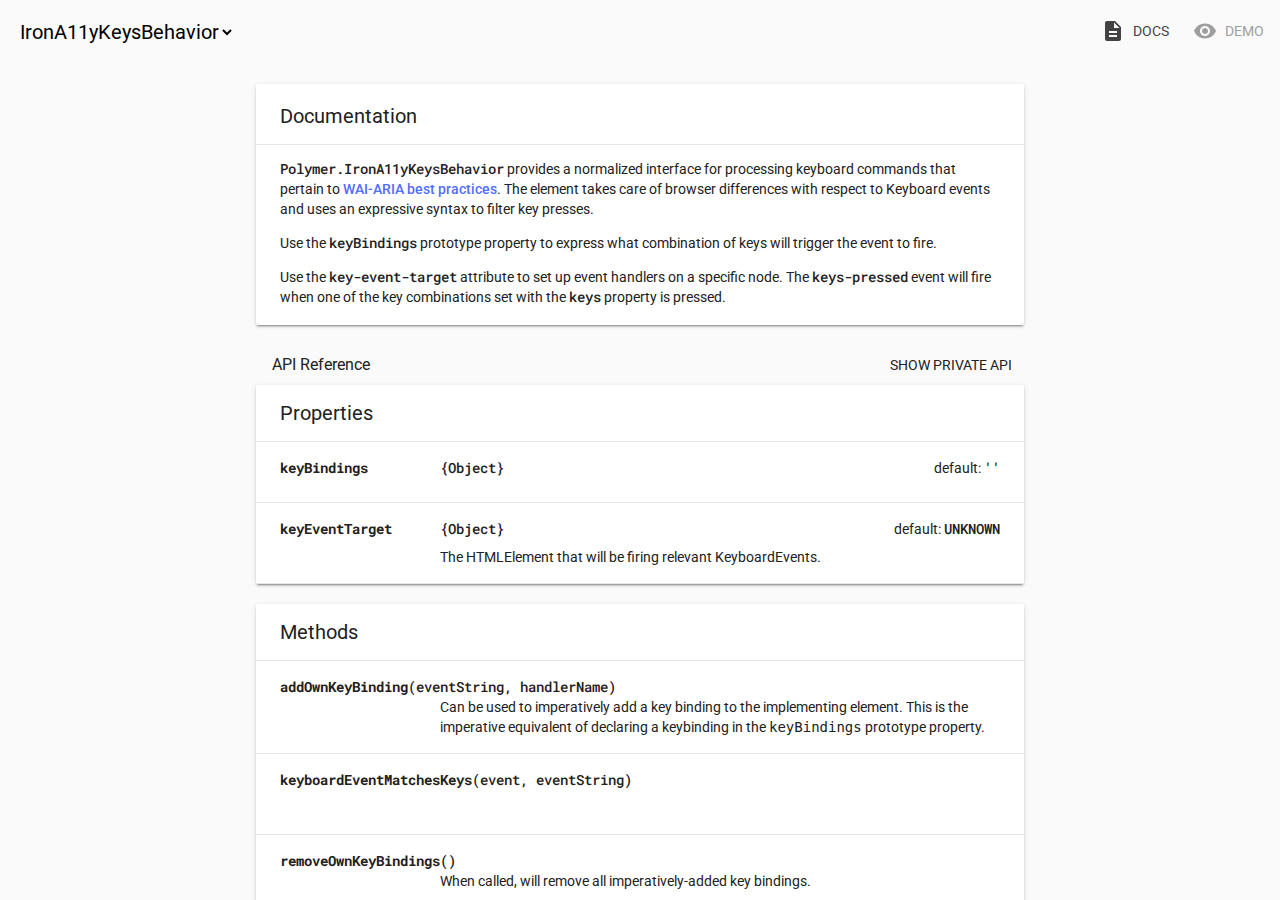
<file: components/iron-a11y-keys-behavior/index.html>
<!doctype html>
<!--
@license
Copyright (c) 2015 The Polymer Project Authors. All rights reserved.
This code may only be used under the BSD style license found at http://polymer.github.io/LICENSE
The complete set of authors may be found at http://polymer.github.io/AUTHORS
The complete set of contributors may be found at http://polymer.github.io/CONTRIBUTORS
Code distributed by Google as part of the polymer project is also
subject to an additional IP rights grant found at http://polymer.github.io/PATENTS
-->
<html>
<head>

  <title>iron-a11y-keys-behavior</title>
  <script src="../webcomponentsjs/webcomponents-lite.js"></script>
  <link rel="import" href="../iron-component-page/iron-component-page.html">

</head>
<body>

  <iron-component-page></iron-component-page>

</body>
</html>
</file>
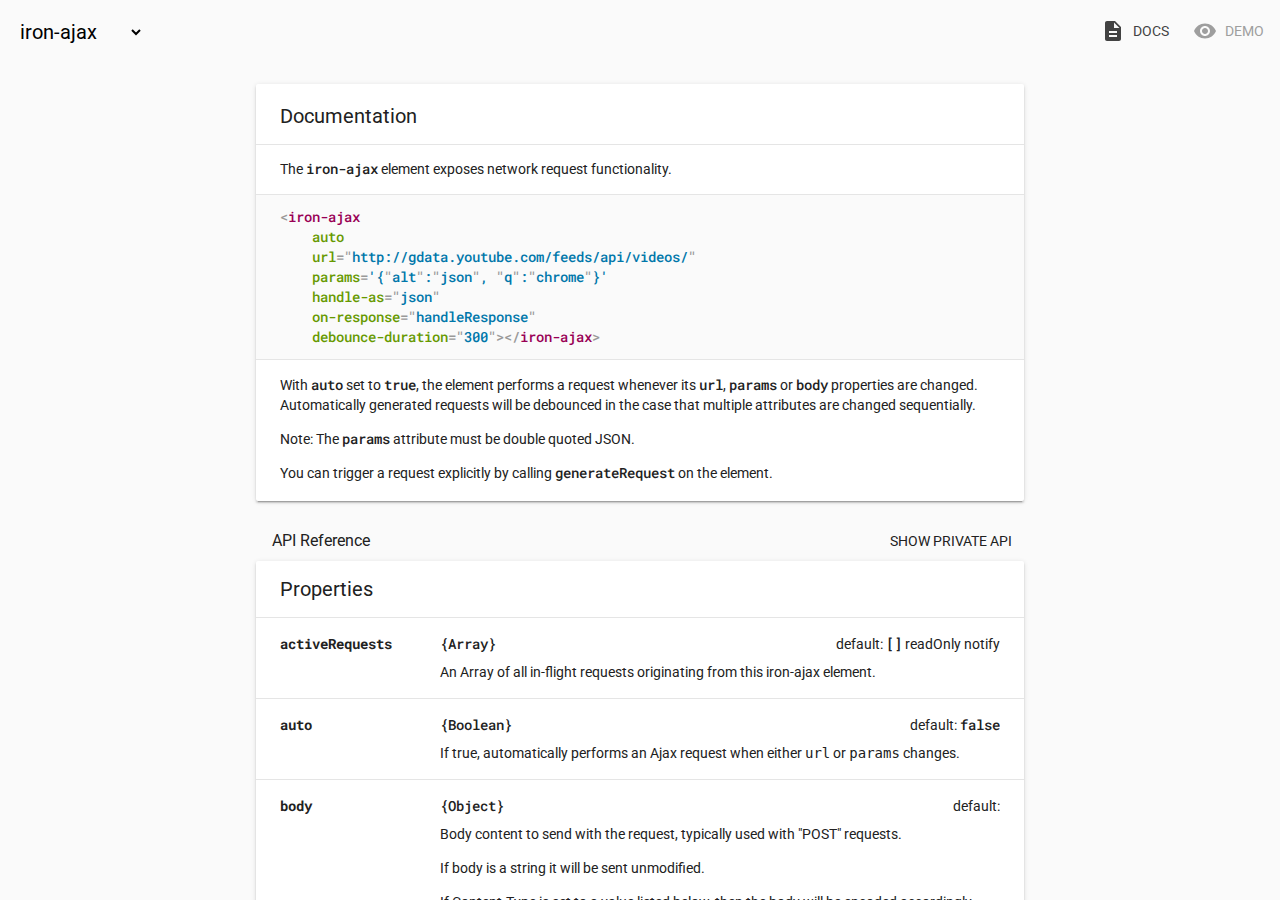
<file: components/iron-ajax/index.html>
<!doctype html>
<!--
Copyright (c) 2015 The Polymer Project Authors. All rights reserved.
This code may only be used under the BSD style license found at http://polymer.github.io/LICENSE
The complete set of authors may be found at http://polymer.github.io/AUTHORS
The complete set of contributors may be found at http://polymer.github.io/CONTRIBUTORS
Code distributed by Google as part of the polymer project is also
subject to an additional IP rights grant found at http://polymer.github.io/PATENTS
-->
<html>
<head>

  <title>iron-ajax</title>
  <meta charset="utf-8">
  <meta name="viewport" content="width=device-width, initial-scale=1.0">

  <script src="../webcomponentsjs/webcomponents-lite.js"></script>
  <link rel="import" href="../iron-component-page/iron-component-page.html">

</head>
<body>

  <iron-component-page></iron-component-page>

</body>
</html>
</file>
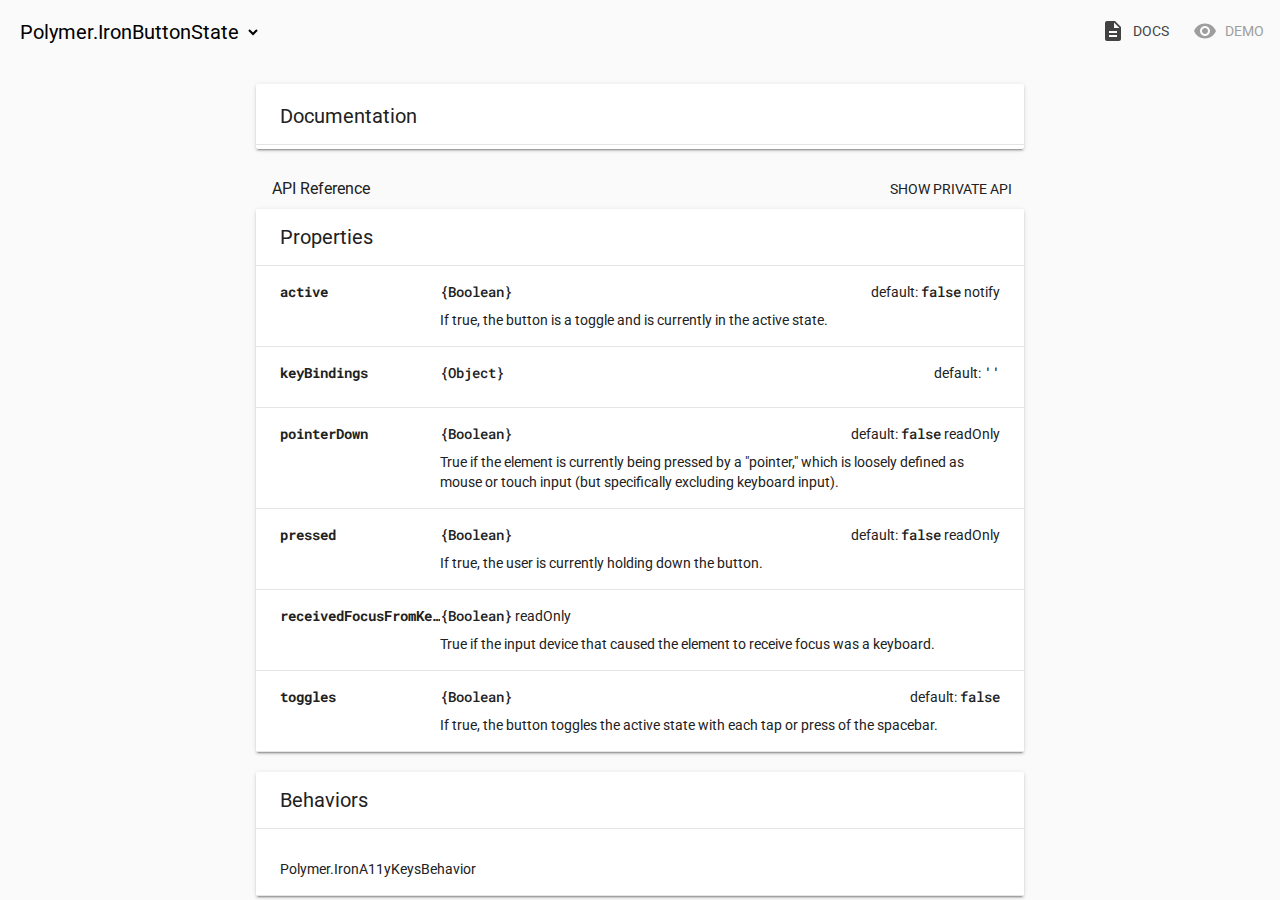
<file: components/iron-behaviors/index.html>
<!doctype html>
<!--
@license
Copyright (c) 2015 The Polymer Project Authors. All rights reserved.
This code may only be used under the BSD style license found at http://polymer.github.io/LICENSE.txt
The complete set of authors may be found at http://polymer.github.io/AUTHORS.txt
The complete set of contributors may be found at http://polymer.github.io/CONTRIBUTORS.txt
Code distributed by Google as part of the polymer project is also
subject to an additional IP rights grant found at http://polymer.github.io/PATENTS.txt
-->
<html>
<head>

  <title>Iron Behaviors</title>
  <meta charset="utf-8">
  <meta name="viewport" content="width=device-width, initial-scale=1.0">

  <script src="../webcomponentsjs/webcomponents-lite.js"></script>
  <link rel="import" href="../iron-component-page/iron-component-page.html">

</head>
<body>

  <iron-component-page src="iron-button-state.html"></iron-component-page>

</body>
</html>
</file>
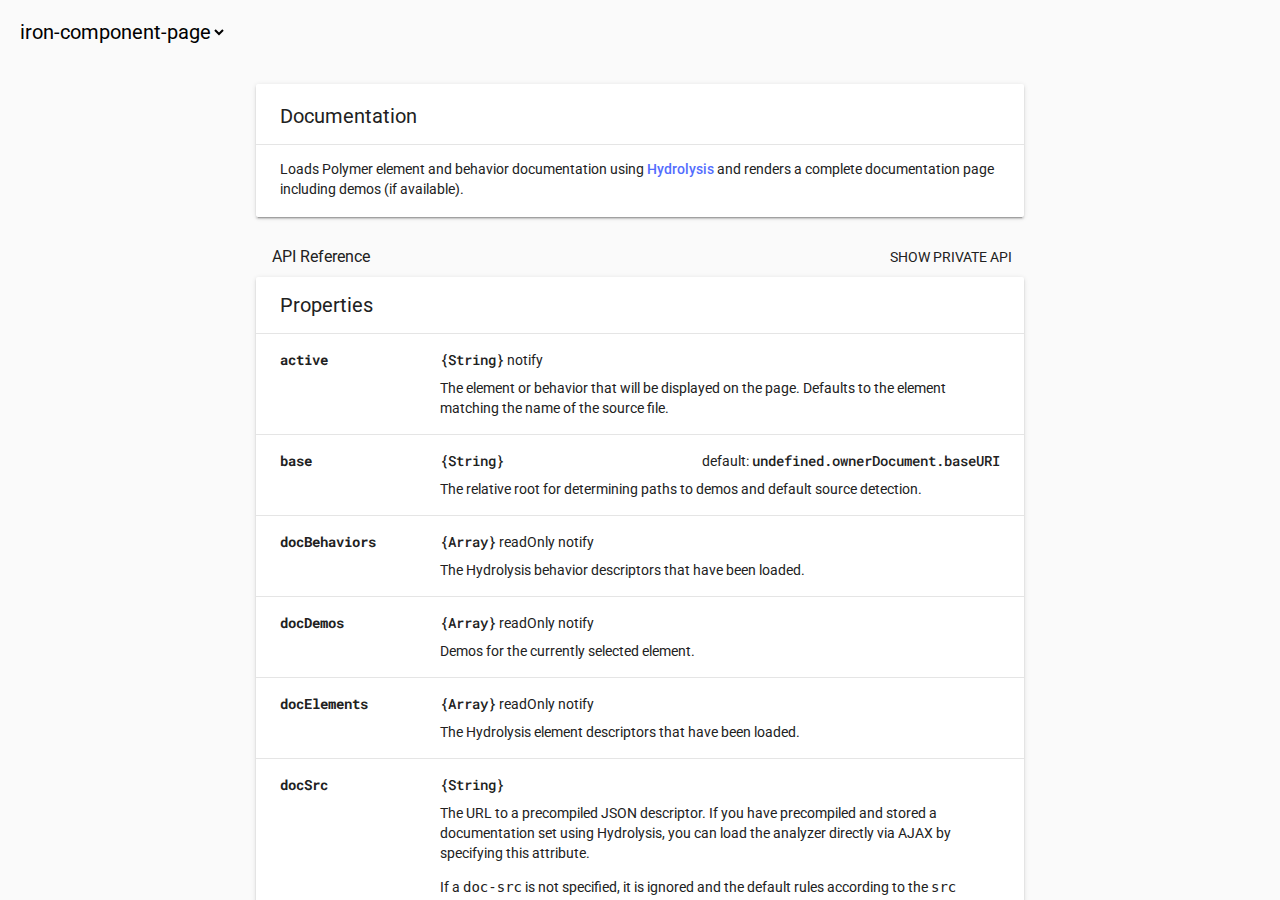
<file: components/iron-component-page/index.html>
<!doctype html>
<!--
@license
Copyright (c) 2015 The Polymer Project Authors. All rights reserved.
This code may only be used under the BSD style license found at http://polymer.github.io/LICENSE
The complete set of authors may be found at http://polymer.github.io/AUTHORS
The complete set of contributors may be found at http://polymer.github.io/CONTRIBUTORS
Code distributed by Google as part of the polymer project is also
subject to an additional IP rights grant found at http://polymer.github.io/PATENTS
-->
<html>
<head>

  <meta charset="utf-8">
  <meta name="viewport" content="width=device-width, initial-scale=1.0">

  <script src="../webcomponentsjs/webcomponents-lite.js"></script>
  <link rel="import" href="../iron-component-page/iron-component-page.html">
</head>
<body>

  <iron-component-page></iron-component-page>

</body>
</html>
</file>
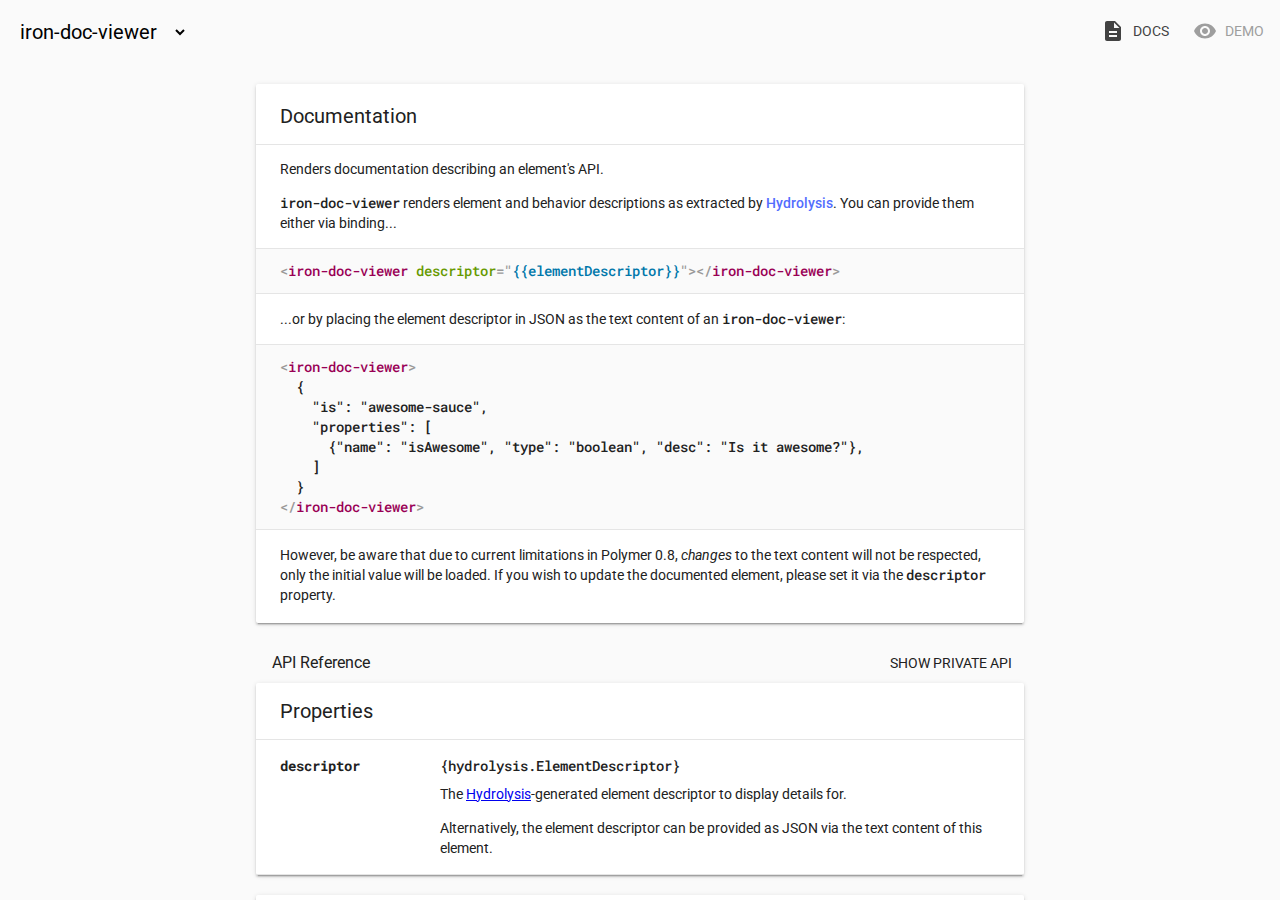
<file: components/iron-doc-viewer/index.html>
<!doctype html>
<!--
Copyright (c) 2014 The Polymer Project Authors. All rights reserved.
This code may only be used under the BSD style license found at http://polymer.github.io/LICENSE
The complete set of authors may be found at http://polymer.github.io/AUTHORS
The complete set of contributors may be found at http://polymer.github.io/CONTRIBUTORS
Code distributed by Google as part of the polymer project is also
subject to an additional IP rights grant found at http://polymer.github.io/PATENTS
-->
<html>
<head>

  <meta charset="utf-8">
  <meta name="viewport" content="width=device-width, initial-scale=1.0">

  <script src="../webcomponentsjs/webcomponents-lite.js"></script>
  <link rel="import" href="../iron-component-page/iron-component-page.html">

</head>
<body>

  <iron-component-page></iron-component-page>

</body>
</html>
</file>
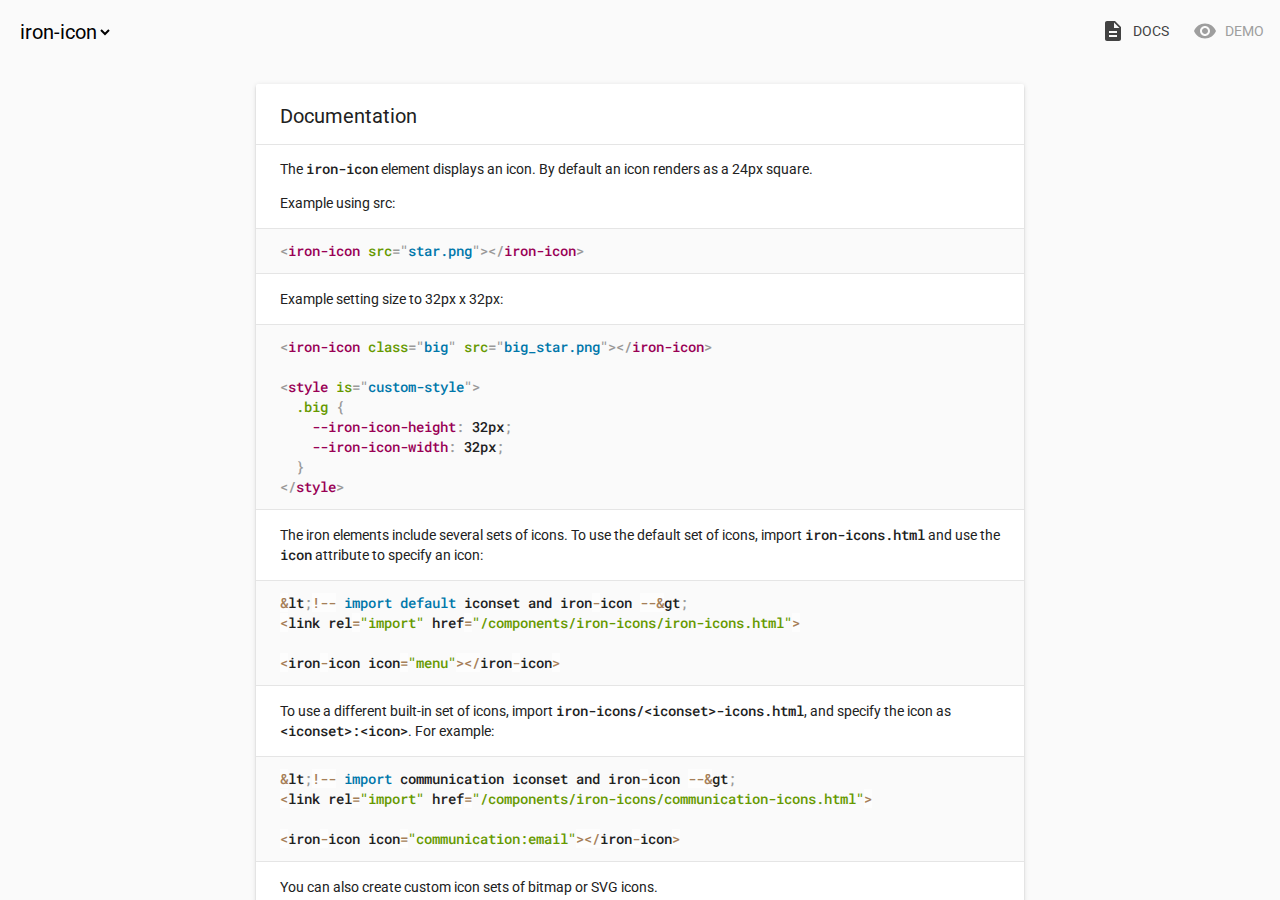
<file: components/iron-icon/index.html>
<!doctype html>
<!--
@license
Copyright (c) 2015 The Polymer Project Authors. All rights reserved.
This code may only be used under the BSD style license found at http://polymer.github.io/LICENSE
The complete set of authors may be found at http://polymer.github.io/AUTHORS
The complete set of contributors may be found at http://polymer.github.io/CONTRIBUTORS
Code distributed by Google as part of the polymer project is also
subject to an additional IP rights grant found at http://polymer.github.io/PATENTS
-->
<html>
<head>

  <meta charset="utf-8">
  <meta name="viewport" content="width=device-width, initial-scale=1.0">

  <script src="../webcomponentsjs/webcomponents-lite.js"></script>
  <link rel="import" href="../iron-component-page/iron-component-page.html">

</head>
<body>

  <iron-component-page></iron-component-page>

</body>
</html>
</file>
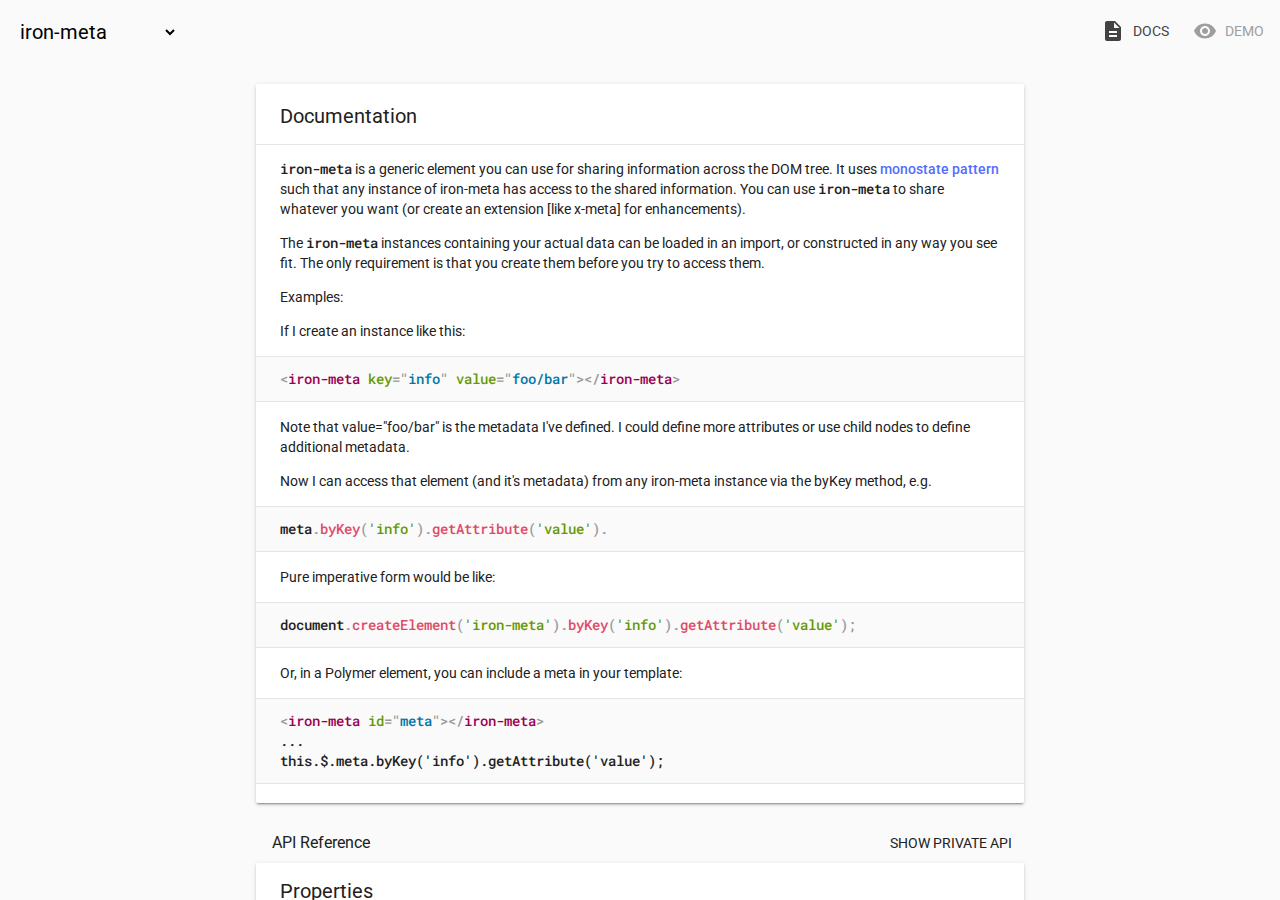
<file: components/iron-meta/index.html>
<!doctype html>
<!--
@license
Copyright (c) 2015 The Polymer Project Authors. All rights reserved.
This code may only be used under the BSD style license found at http://polymer.github.io/LICENSE
The complete set of authors may be found at http://polymer.github.io/AUTHORS
The complete set of contributors may be found at http://polymer.github.io/CONTRIBUTORS
Code distributed by Google as part of the polymer project is also
subject to an additional IP rights grant found at http://polymer.github.io/PATENTS
-->
<html>
<head>

  <meta charset="utf-8">
  <meta name="viewport" content="width=device-width, initial-scale=1.0">
  <title>iron-meta</title>

  <script src="../webcomponentsjs/webcomponents-lite.js"></script>
  <link rel="import" href="../iron-component-page/iron-component-page.html">

</head>
<body>

  <iron-component-page></iron-component-page>

</body>
</html>
</file>
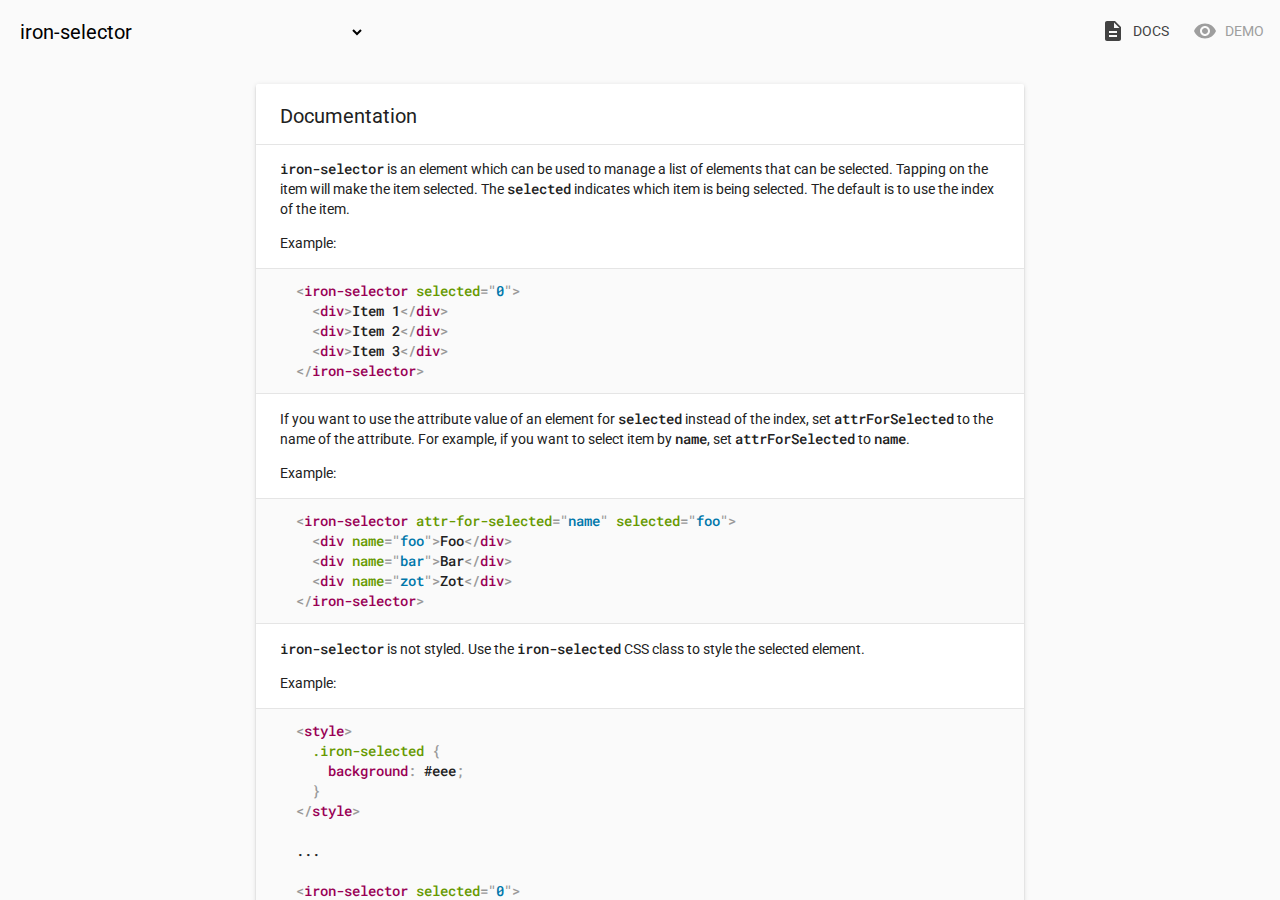
<file: components/iron-selector/index.html>
<!doctype html>
<!--
@license
Copyright (c) 2015 The Polymer Project Authors. All rights reserved.
This code may only be used under the BSD style license found at http://polymer.github.io/LICENSE.txt
The complete set of authors may be found at http://polymer.github.io/AUTHORS.txt
The complete set of contributors may be found at http://polymer.github.io/CONTRIBUTORS.txt
Code distributed by Google as part of the polymer project is also
subject to an additional IP rights grant found at http://polymer.github.io/PATENTS.txt
-->

<html>
<head>

  <title>iron-selector</title>
  <meta charset="utf-8">
  <meta name="viewport" content="width=device-width, initial-scale=1.0">

  <script src="../webcomponentsjs/webcomponents-lite.js"></script>
  <link rel="import" href="../iron-component-page/iron-component-page.html">

</head>
<body>

  <iron-component-page></iron-component-page>

</body>
</html>
</file>
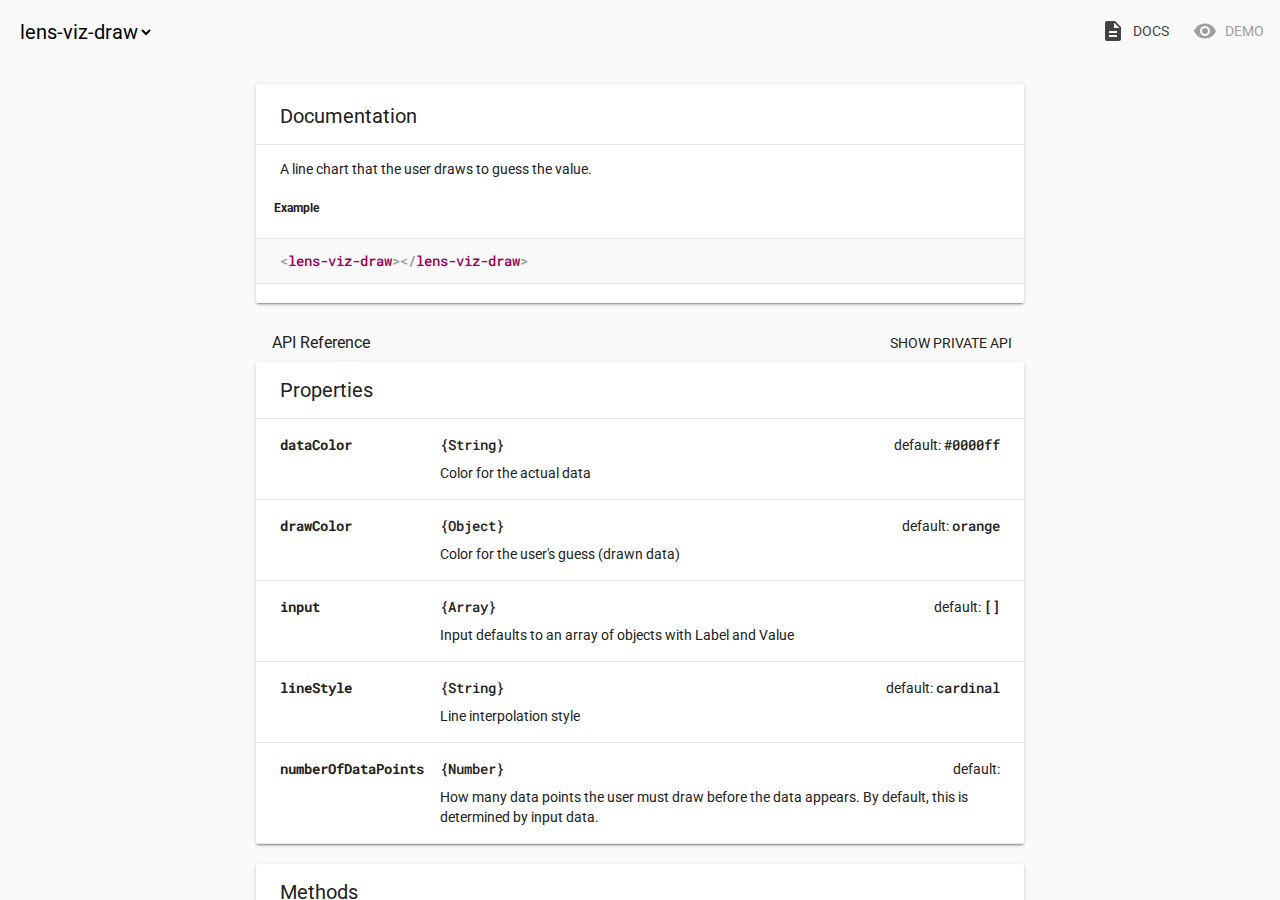
<file: components/lens-viz-draw/index.html>
<!doctype html>

<html>
<head>

  <meta charset="utf-8">
  <meta name="viewport" content="width=device-width, initial-scale=1.0">

  <script src="../webcomponentsjs/webcomponents-lite.js"></script>
  <link rel="import" href="../iron-component-page/iron-component-page.html">

</head>
<body>
  <iron-component-page></iron-component-page>
</body>
</html>
</file>
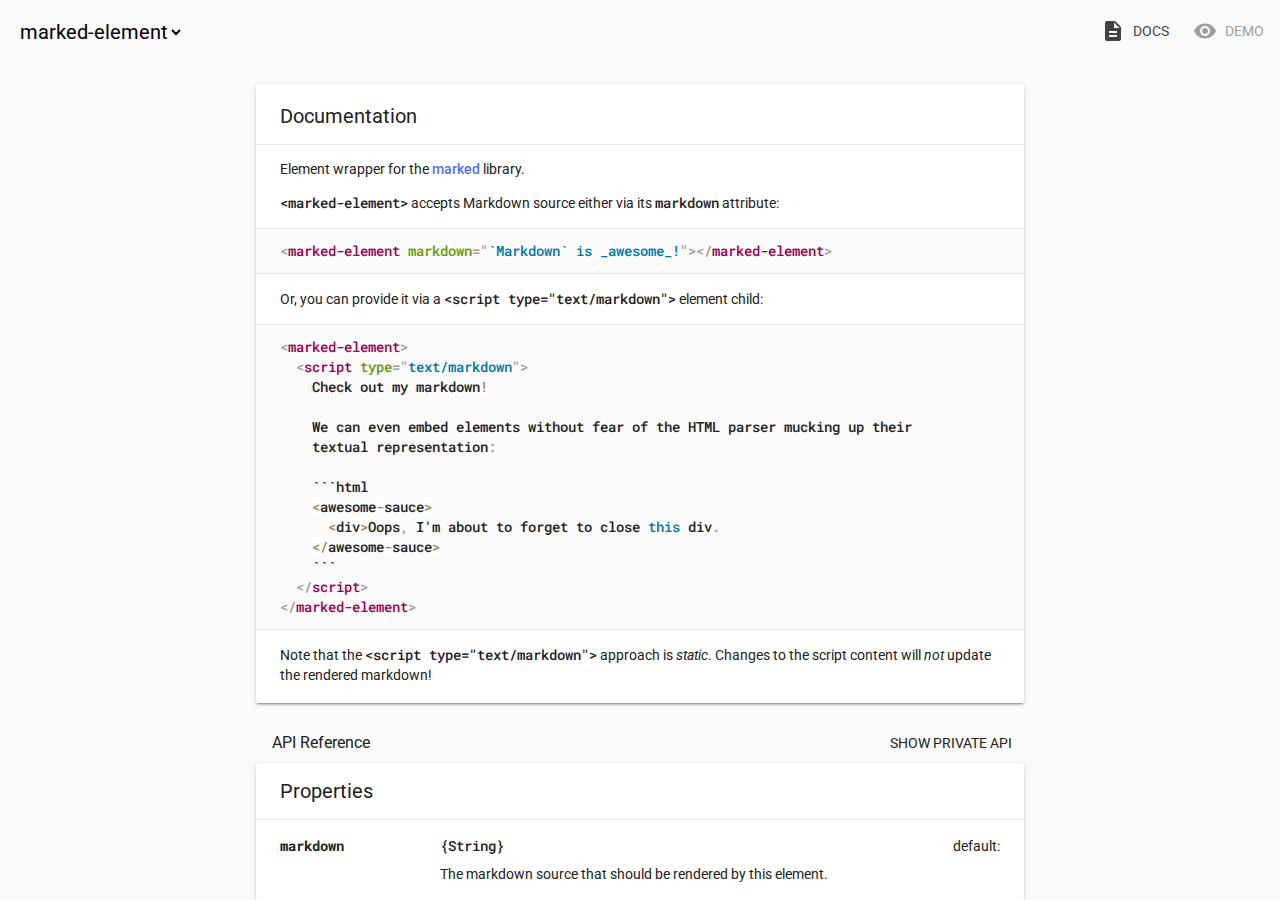
<file: components/marked-element/index.html>
<!doctype html>
<!--
@license
Copyright (c) 2015 The Polymer Project Authors. All rights reserved.
This code may only be used under the BSD style license found at http://polymer.github.io/LICENSE.txt
The complete set of authors may be found at http://polymer.github.io/AUTHORS.txt
The complete set of contributors may be found at http://polymer.github.io/CONTRIBUTORS.txt
Code distributed by Google as part of the polymer project is also
subject to an additional IP rights grant found at http://polymer.github.io/PATENTS.txt
-->
<html>
<head>

  <meta charset="utf-8">
  <meta name="viewport" content="width=device-width, initial-scale=1.0">

  <script src="../webcomponentsjs/webcomponents-lite.js"></script>
  <link rel="import" href="../iron-component-page/iron-component-page.html">

</head>
<body>

  <iron-component-page></iron-component-page>

</body>
</html>
</file>
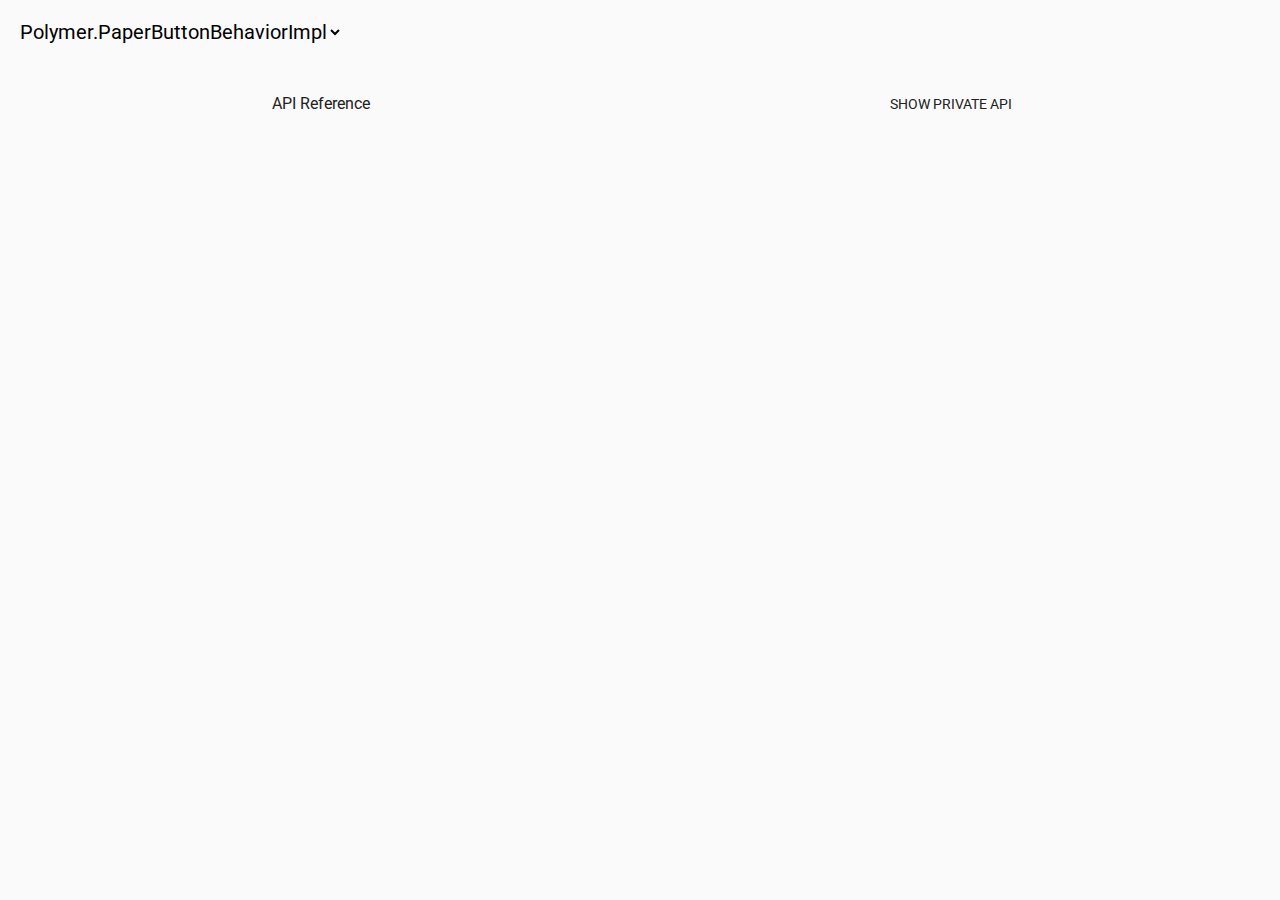
<file: components/paper-behaviors/index.html>
<!doctype html>
<!--
@license
Copyright (c) 2015 The Polymer Project Authors. All rights reserved.
This code may only be used under the BSD style license found at http://polymer.github.io/LICENSE
The complete set of authors may be found at http://polymer.github.io/AUTHORS
The complete set of contributors may be found at http://polymer.github.io/CONTRIBUTORS
Code distributed by Google as part of the polymer project is also
subject to an additional IP rights grant found at http://polymer.github.io/PATENTS
-->
<html>
<head>

  <meta charset="utf-8">
  <meta name="viewport" content="width=device-width, initial-scale=1.0">

  <script src="../webcomponentsjs/webcomponents-lite.js"></script>
  <link rel="import" href="../iron-component-page/iron-component-page.html">

</head>
<body>

  <iron-component-page src="paper-button-behavior.html"></iron-component-page>

</body>
</html>
</file>
